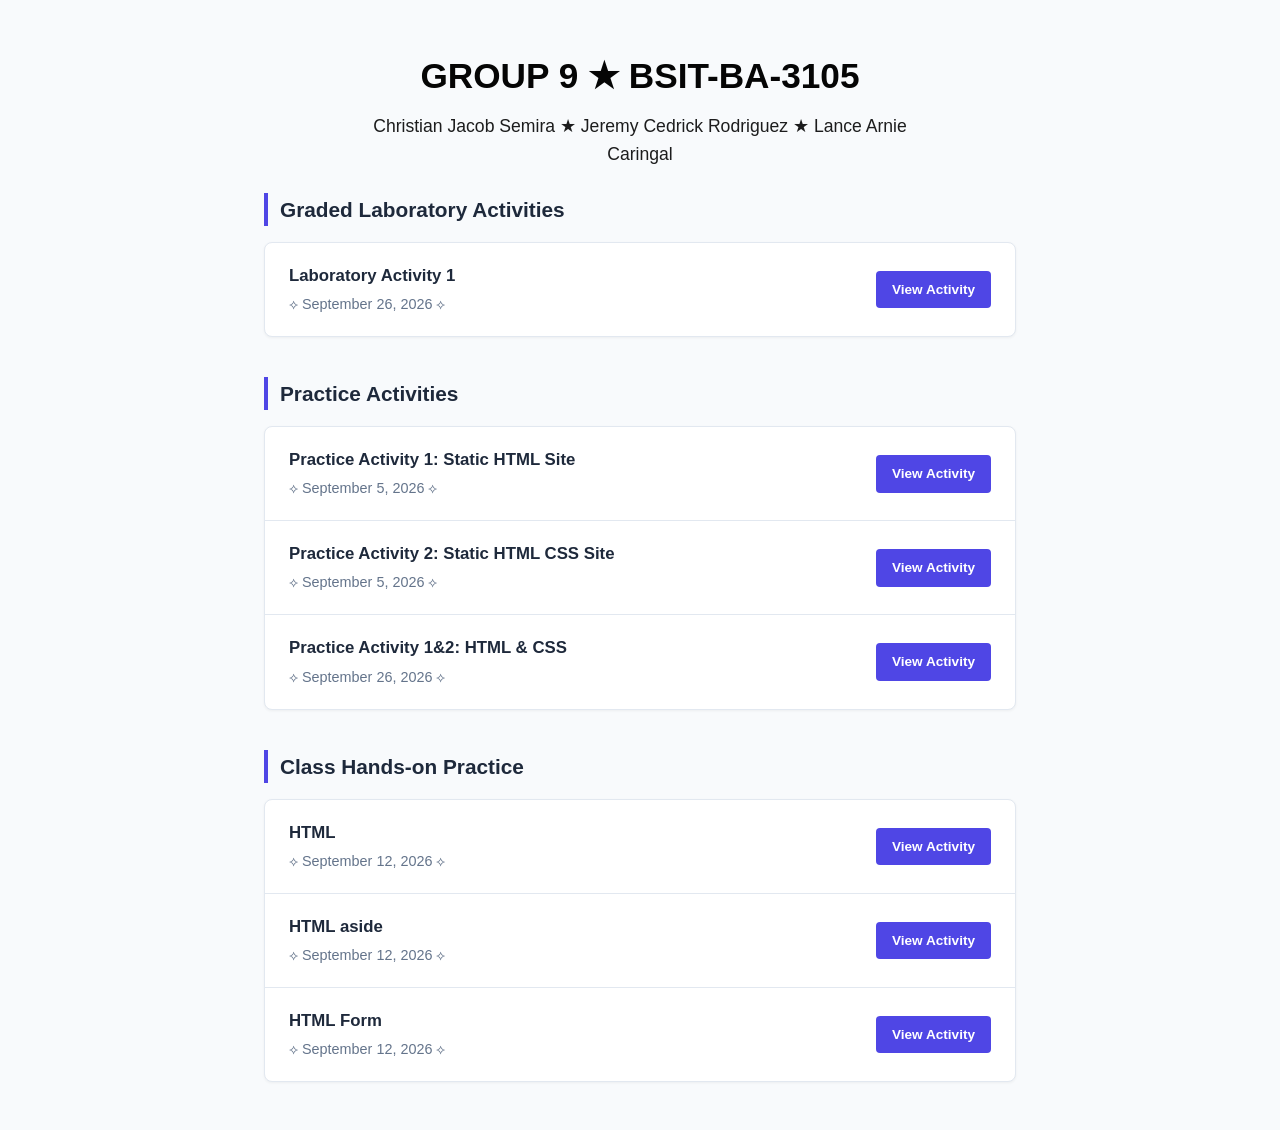
<file: index.html>
<!DOCTYPE html>
<html lang="en">
<head>
    <meta charset="UTF-8">
    <meta name="viewport" content="width=device-width, initial-scale=1.0">
    <title>Class Activity Repository</title>
    <link rel="stylesheet" href="style.css">
</head>
<body>
    <header>
        <h1>GROUP 9 ★ BSIT-BA-3105</h1>
        <p> Christian Jacob Semira ★ Jeremy Cedrick Rodriguez ★ Lance Arnie Caringal</p>
    </header>

    <!-- Main Content Area -->
    <main>
         <h2 class="section-title">Graded Laboratory Activities</h2>
        <ul class="activity-list">
            <li>
                <span class="activity-info">
                    <strong>Laboratory Activity 1</strong>
                    <p> ⟡ September 26, 2026 ⟡</p>
                </span>
                <a href="Lab_1.html" class="btn">View Activity</a>
            </li>
        </ul>
        <!-- Section: Current Module -->
        <h2 class="section-title">Practice Activities </h2>
        <ul class="activity-list">
            <li>
                <span class="activity-info">
                    <strong>Practice Activity 1: Static HTML Site</strong>
                    <p> ⟡ September 5, 2026 ⟡</p>
                </span>
                <a href="index.html" class="btn">View Activity</a>
            </li>
            <li>
                <span class="activity-info">
                    <strong>Practice Activity 2: Static HTML CSS Site</strong>
                    <p>⟡ September 5, 2026 ⟡</p>
                </span>
                <a href="style.css" class="btn">View Activity</a>
            </li>
            <li>
                <span class="activity-info">
                    <strong>Practice Activity 1&2: HTML & CSS</strong>
                    <p>⟡ September 26, 2026 ⟡</p>
                </span>
                <a href="Practice_Activity-HTML_&_CSS-HTML.html" class="btn">View Activity</a>
            </li>
        </ul>
<h2 class="section-title">Class Hands-on Practice</h2>
<ul class="activity-list">
            <li>
                <span class="activity-info">
                    <strong>HTML</strong>
                    <p>⟡ September 12, 2026 ⟡</p>
                </span>
                <a href="html.html" class="btn">View Activity</a>
            </li>
            <li>
                <span class="activity-info">
                    <strong>HTML aside</strong>
                    <p>⟡ September 12, 2026 ⟡</p>
                </span>
                <a href="Practice_1_html_aside.html" class="btn">View Activity</a>
            </li>
            <li>
                <span class="activity-info">
                    <strong>HTML Form</strong>
                    <p>⟡ September 12, 2026 ⟡</p>
                </span>
                <a href="Prac_1_html_forms.html" class="btn">View Activity</a>
            </li>
        </ul>
    </main>

</body>
</html>
</file>
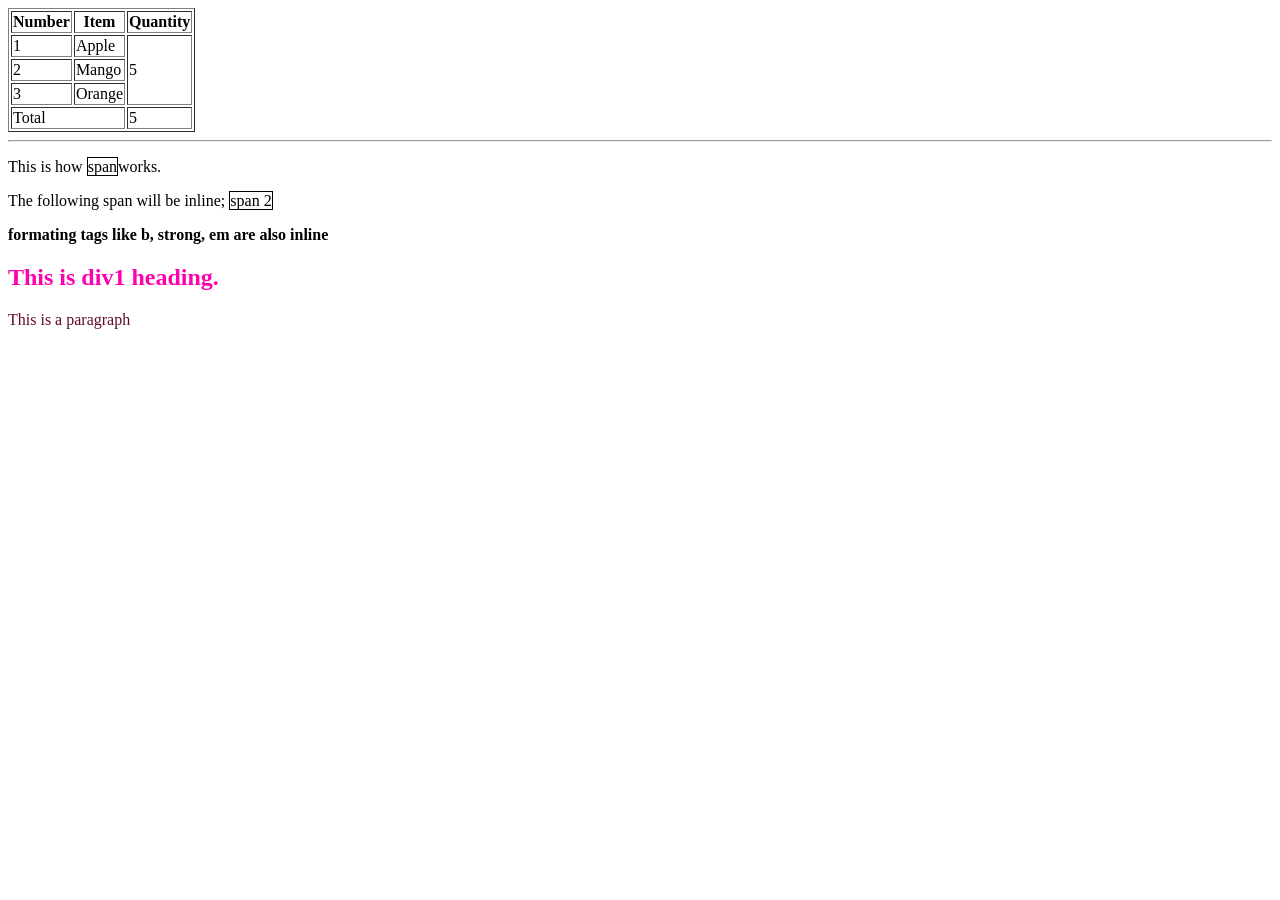
<file: html.html>
<table border ="1">
    <tr>
        <th>Number</th>
        <th>Item</th>
        <th>Quantity</th>
     </tr>
     <td>1</td>
     <td>Apple</td>
     <td rowspan="3"> 5 </td>
     </tr>

     <tr>
         <td>2</td>
         <td>Mango</td>
     <tr>

     <td>3</td>
     <td>Orange</td>
 </tr>

 <tr>
<td colspan="2">Total</td>
<td>5</td>
</tr>



</tr>
</table>

<hr>

    <head>
        <title>
            Example 7 - Inline Elements
        </title>
    </head>
    <body>
     <p>This is how <span style="border:1px solid black">span</span>works.</p>
<p>The following span will be inline; <span style = "border: 1px solid black" > span 2
</span></p>
<p>
    <b>
     formating tags like b, strong, em are also inline
    </b>
</p>

<style>
    h2{
        color: rgb(255,0,174);
    }
    .div1 {
        color: rgb(98, 12, 36)
    }
    .div2 {
        color: rgb(177, 150, 0)
    }
</style>
<head> 
    <body>
        <div class="div1">
            <h2> This is div1 heading.</h1>
            <p>This is a paragraph</p>
        </div>
    </body>
</head>



 </html>
</file>
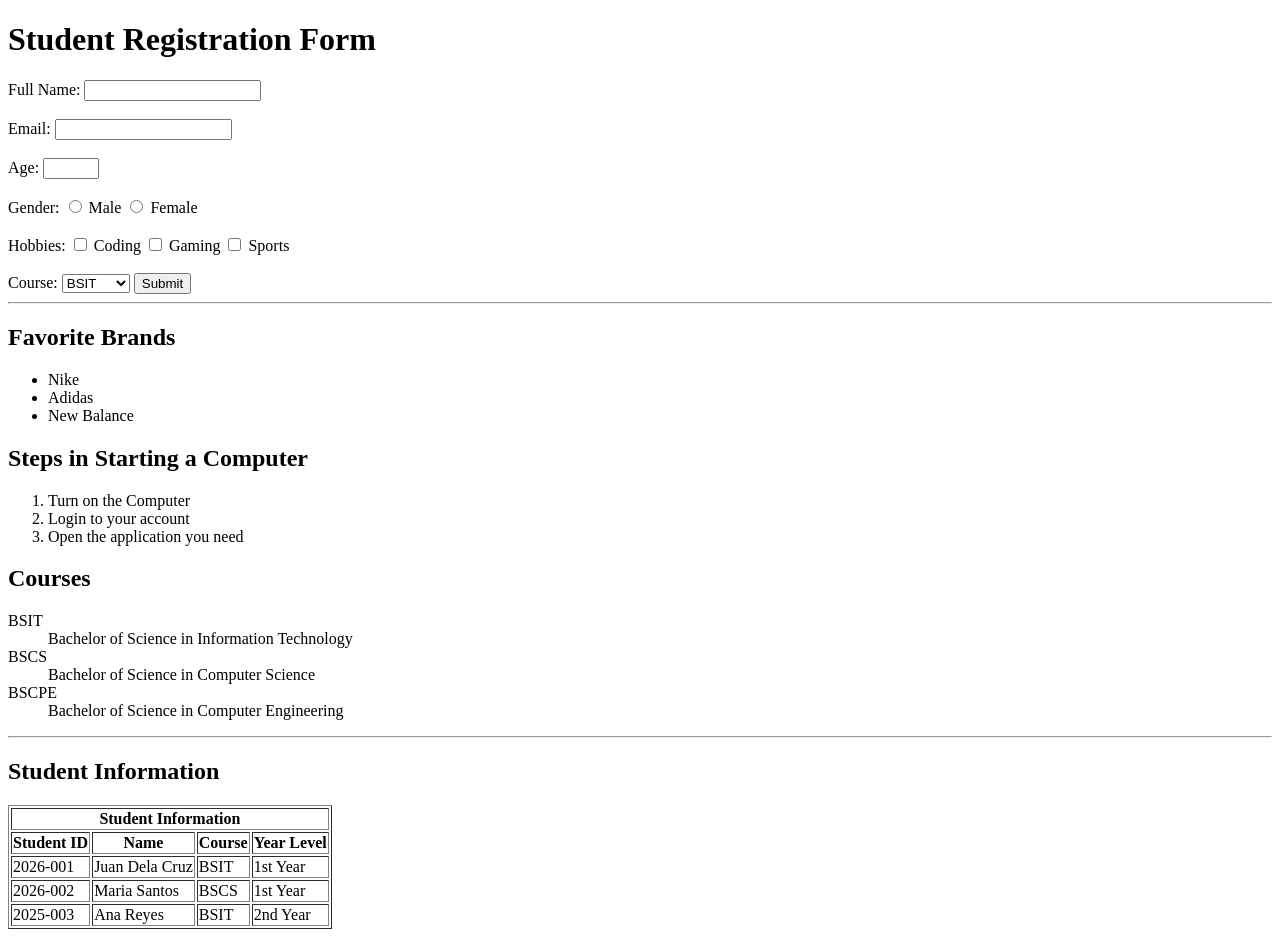
<file: Lab_1.html>
<!DOCTYPE html>
<html lang="en">
<head>

    <title>Student Registration</title>
</head>
<body>

    <h1>Student Registration Form</h1>

    <form>
        <label for="fullname">Full Name:</label>
        <input type="text" id="fullname" name="fullname">
        <br><br>

        <label for="email">Email:</label>
        <input type="email" id="email" name="email">
        <br><br>

        <label for="age">Age:</label>
        <input type="number" id="age" name="age" min="1" max="100">
        <br><br>

        <label>Gender:</label>
        <input type="radio" id="male" name="gender" value="Male">
        <label for="male">Male</label>

        <input type="radio" id="female" name="gender" value="Female">
        <label for="female">Female</label>
        <br><br>

        <label>Hobbies:</label>
        <input type="checkbox" id="coding" name="hobbies" value="Coding">
        <label for="coding">Coding</label>

        <input type="checkbox" id="gaming" name="hobbies" value="Gaming">
        <label for="gaming">Gaming</label>

        <input type="checkbox" id="sports" name="hobbies" value="Sports">
        <label for="sports">Sports</label>
        <br><br>

        <label for="course">Course:</label>
        <select id="course" name="course">
            <option value="BSIT">BSIT</option>
            <option value="BSCS">BSCS</option>
            <option value="BSCPE">BSCPE</option>
        </select>

        <input type="submit" value="Submit">
    </form>

    <hr>

    <h2>Favorite Brands</h2>
    <ul>
        <li>Nike</li>
        <li>Adidas</li>
        <li>New Balance</li>
    </ul>

    <h2>Steps in Starting a Computer</h2>
    <ol>
        <li>Turn on the Computer</li>
        <li>Login to your account</li>
        <li>Open the application you need</li>
    </ol>

    <h2>Courses</h2>
    <dl>
        <dt>BSIT</dt>
        <dd>Bachelor of Science in Information Technology</dd>

        <dt>BSCS</dt>
        <dd>Bachelor of Science in Computer Science</dd>

        <dt>BSCPE</dt>
        <dd>Bachelor of Science in Computer Engineering</dd>
    </dl>

    <hr>

    <h2>Student Information</h2>
    <table border = "1">
        <tr>
            <th colspan="4">Student Information</th>
        </tr>
        <tr>
            <th>Student ID</th>
            <th>Name</th>
            <th>Course</th>
            <th>Year Level</th>
        </tr>
        <tr>
            <td>2026-001</td>
            <td>Juan Dela Cruz</td>
            <td>BSIT</td>
            <td>1st Year</td>
        </tr>
        <tr>
            <td>2026-002</td>
            <td>Maria Santos</td>
            <td>BSCS</td>
            <td>1st Year</td>
        </tr>
        <tr>
            <td>2025-003</td>
            <td>Ana Reyes</td>
            <td>BSIT</td>
            <td>2nd Year</td>
        </tr>
    </table>

</body>
</html>
</file>
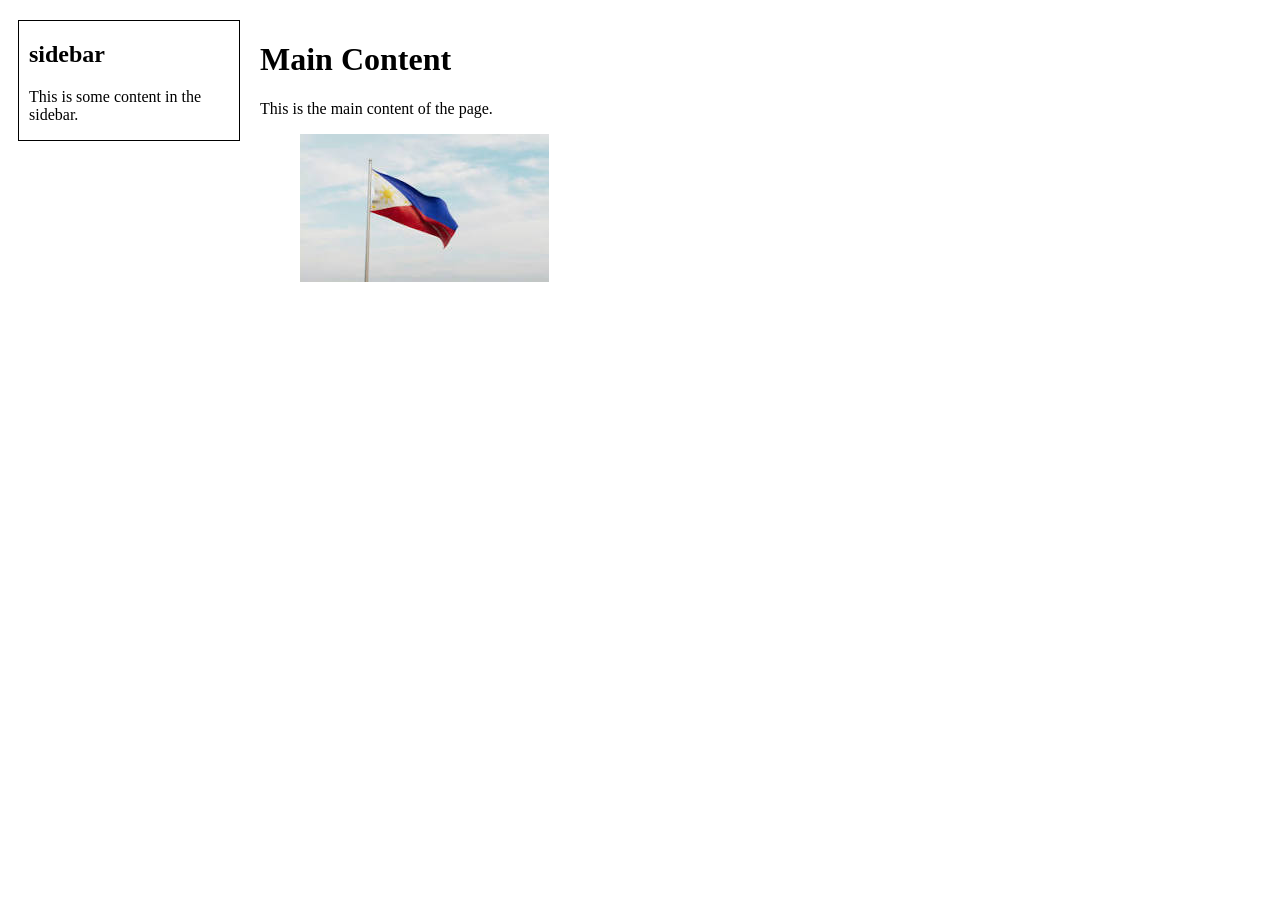
<file: Practice_1_html_aside.html>
<!DOCTYPE html>
<html lang="en">
<head>
    <meta charset="UTF-8">
    <title>Page Title</title>
    <style>
        main {
            padding: 10px;
            margin: 10px;
            overflow: hidden;
        }
        aside {
            width: 200px;
            border: 1px solid black;
            padding-inline: 10px;
            margin: 10px;
            float: left;
        }
    </style>
</head>
<body>
    <aside>
        <h2>sidebar</h2>
        <p>This is some content in the sidebar.</p>
    </aside>

    <main>
        <h1>Main Content</h1>
        <p>This is the main content of the page.</p>

        <figure>
           <img src="ph_flag.jpg" alt="Trulli">
        </figure>
    </main>
</body>
</html>
</file>
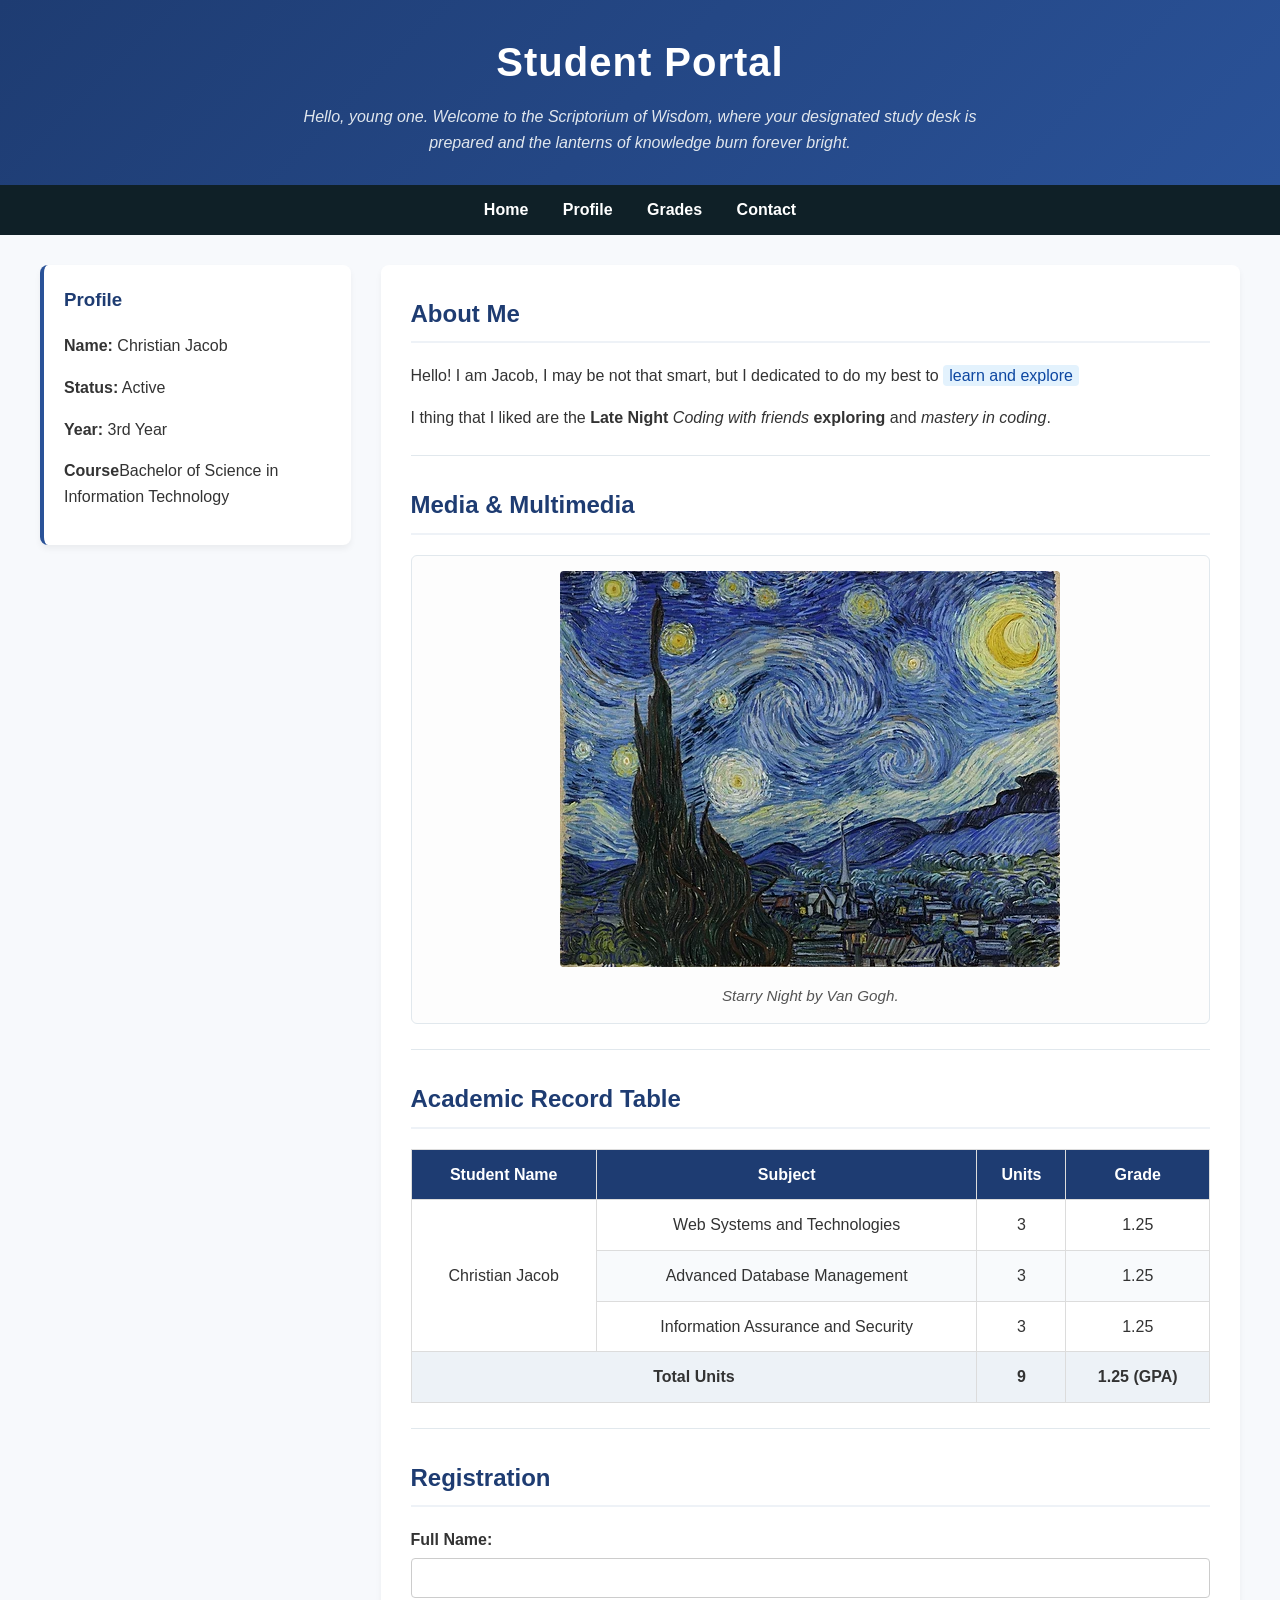
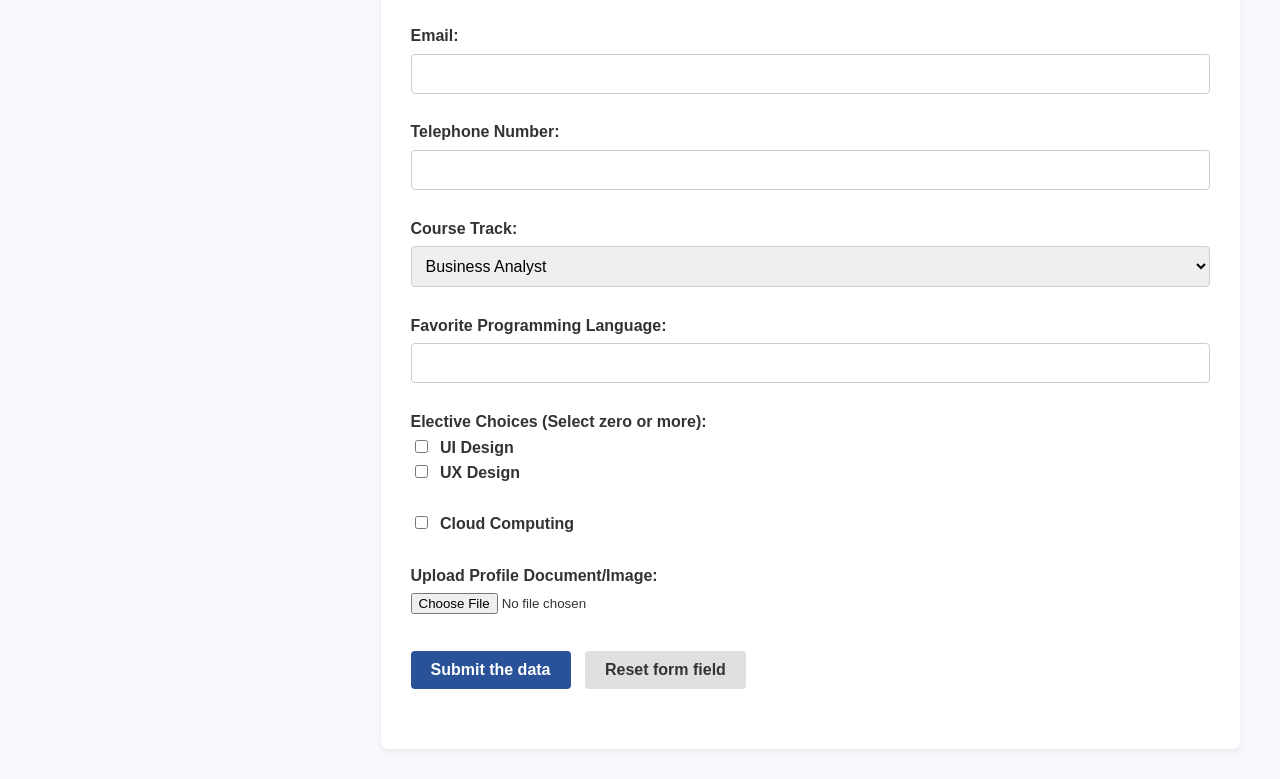
<file: Practice_Activity-HTML_&_CSS-HTML.html>
<!DOCTYPE html>
<html lang="en">
<head>
    <meta charset="UTF-8">
    <meta name="viewport" content="width=device-width, initial-scale=1.0">
    <title>Student Profile Portal</title>
    <link rel="stylesheet" href="csscss.css">
</head>
<body>

    <header>
        <h1>Student Portal</h1>
        <p>Hello, young one. Welcome to the Scriptorium of Wisdom, where your designated study desk is prepared and the lanterns of knowledge burn forever bright.</p>
    </header>

    <nav>
        <a href="#home">Home</a>
        <a href="#profile">Profile</a>
        <a href="#grades">Grades</a>
        <a href="#contact">Contact</a>
    </nav>

    <div class="container">
        <aside>
            <h3>Profile</h3>
            <p><strong>Name:</strong> Christian Jacob</p>
            <p><strong>Status:</strong> Active</p>
            <p><strong>Year:</strong> 3rd Year</p>
            <p><strong>Course</strong>Bachelor of Science in Information Technology</p>
        </aside>

        <main>
            <section id="about">
                <h2>About Me</h2>
                <p>Hello! I am Jacob, I may be not that smart, but I dedicated to do my best to
                    <span class="highlight-span">learn and explore</span>
                </p>
                <p>I thing that I liked are the <b>Late Night</b> <i>Coding with friends</i> <strong>exploring</strong> and <em>mastery in coding</em>.</p>
                <hr>
            </section>

            <section id="media">
                <h2>Media & Multimedia</h2>
                <figure>
                    <img src="Van_Gogh_-_Starry_Night_-_Google_Art_Project.jpg.webp">
                    <figcaption>Starry Night by Van Gogh.</figcaption>
                </figure>
                <hr>
            </section>

            <section id="grades">
                <h2>Academic Record Table</h2>
                <table border="1">
                    <thead>
                        <tr>
                            <th>Student Name</th>
                            <th>Subject</th>
                            <th>Units</th>
                            <th>Grade</th>
                        </tr>
                    </thead>
                    <tbody>
                        <tr>
                            <td rowspan="3">Christian Jacob</td>
                            <td>Web Systems and Technologies</td>
                            <td>3</td>
                            <td>1.25</td>
                        </tr>
                        <tr>
                            <td>Advanced Database Management</td>
                            <td>3</td>
                            <td>1.25</td>
                        </tr>
                        <tr>
                            <td>Information Assurance and Security</td>
                            <td>3</td>
                            <td>1.25</td>
                        </tr>
                    </tbody>
                    <tfoot>
                        <tr>
                            <td colspan="2">Total Units</td>
                            <td>9</td>
                            <td>1.25 (GPA)</td>
                        </tr>
                    </tfoot>
                </table>
                <hr>
            </section>

            <section id="contact">
                <h2>Registration</h2>
                <form action="registration" method="POST">
                    
                    <label for="fullname">Full Name:</label><br>
                    <input type="text" id="fullname" name="fullname" required><br><br>

                    <label for="email">Email:</label><br>
                    <input type="email" id="email" name="email" required><br><br>

                    <label for="phone">Telephone Number:</label><br>
                    <input type="tel" id="phone" name="phone" pattern="[0-9]{3}-[0-9]{3}-[0-9]{4}" required><br><br>

                    <label for="track">Course Track:</label><br>
                    <select id="track" name="track">
                        <optgroup label="Information Technology">
                            <option value="Busi_Anlyt">Business Analyst</option>
                            <option value="web_dev">Web Development</option>
                        </optgroup>
                        <optgroup label="Computer Science">
                            <option value="ai">Artificial Intelligence</option>
                            <option value="data_sci">Data Science</option>
                        </optgroup>
                    </select><br><br>

                    <label for="prog_lang">Favorite Programming Language:</label><br>
                    <input list="languages" id="prog_lang" name="prog_lang">
                    <datalist id="languages">
                        <option value="Python">
                        <option value="JavaScript">
                        <option value="C++">
                        <option value="Java">
                        <option value="PHP">
                    </datalist><br><br>

                    <label>Elective Choices (Select zero or more):</label><br>
                    <input type="checkbox" id="elect1" name="electives" value="UI">
                    <label for="elect1"> UI Design</label><br>
                    <input type="checkbox" id="elect2" name="electives" value="UX">
                    <label for="elect2"> UX Design</label><br><br>
                    <input type="checkbox" id="elect3" name="electives" value="Cloud">
                    <label for="elect3"> Cloud Computing</label><br><br>

                    <label for="profile_pic">Upload Profile Document/Image:</label><br>
                    <input type="file" id="profile_pic" name="profile_pic"><br><br>

                    <button type="submit">Submit the data</button>
                    <button type="reset">Reset form field</button>

                </form>
            </section>
        </main>
    </div>

</body>
</html>
</file>
<file: style.css>
:root {
    --primary: #4f46e5;
    --primary-dark: #4338ca;
    --bg-color: #f8fafc;
    --card-bg: #ffffff;
    --text-main: #1e293b;
    --text-muted: #64748b;
    --border-color: #e2e8f0;
}

* {
    margin: 0;
    padding: 0;
    box-sizing: border-box;
    font-family: 'Segoe UI', Tahoma, Geneva, Verdana, sans-serif;
}

body {
    background-color: var(--bg-color);
    color: var(--text-main);
    line-height: 1.6;
}

header {
    color: rgb(5, 5, 5);
    padding: 3rem 2rem;
    text-align: center;
}

header h1 {
    font-size: 2.2rem;
    margin-bottom: 0.5rem;
}

header p {
    font-size: 1.1rem;
    opacity: 0.9;
    max-width: 600px;
    margin: 0 auto;
}

main {
    max-width: 800px;
    margin: -1.5rem auto 3rem auto;
    padding: 0 1.5rem;
}

.section-title {
    font-size: 1.3rem;
    margin-bottom: 1rem;
    color: var(--text-main);
    border-left: 4px solid var(--primary);
    padding-left: 0.75rem;
}

.activity-list {
    list-style: none;
    background: var(--card-bg);
    border: 1px solid var(--border-color);
    border-radius: 8px;
    box-shadow: 0 1px 3px 0 rgba(0, 0, 0, 0.05);
    margin-bottom: 2.5rem;
    overflow: hidden;
}

.activity-list li {
    display: flex;
    justify-content: space-between;
    align-items: center;
    padding: 1.25rem 1.5rem;
    border-bottom: 1px solid var(--border-color);
    gap: 1rem;
}

.activity-list li:last-child {
    border-bottom: none;
}

.activity-info strong {
    display: block;
    font-size: 1.05rem;
    color: var(--text-main);
    margin-bottom: 0.2rem;
}

.activity-info p {
    color: var(--text-muted);
    font-size: 0.9rem;
}

.btn {
    display: inline-block;
    background-color: var(--primary);
    color: white;
    padding: 0.5rem 1rem;
    border-radius: 4px;
    text-decoration: none;
    font-size: 0.85rem;
    font-weight: 600;
    white-space: nowrap;
    transition: background-color 0.2s;
}

.btn:hover {
    background-color: var(--primary-dark);
}

.btn.secondary {
    background-color: #e2e8f0;
    color: var(--text-main);
}

.btn.secondary:hover {
    background-color: #cbd5e1;
}

footer {
    text-align: center;
    padding: 2rem;
    color: var(--text-muted);
    font-size: 0.85rem;
    border-top: 1px solid var(--border-color);
    background: white;
}
</file>
<file: csscss.css>
body {
    font-family: 'Segoe UI', Tahoma, Geneva, Verdana, sans-serif;
    margin: 0;
    padding: 0;
    background-color: #f7f9fc;
    color: #333;
    line-height: 1.6;
}

header {
    background: linear-gradient(135deg, #1e3c72, #2a5298);
    color: #ffffff;
    padding: 30px 20px;
    text-align: center;
}

header h1 {
    margin: 0 0 10px 0;
    font-size: 2.5rem;
    letter-spacing: 1px;
}

header p {
    margin: 0;
    font-style: italic;
    color: #e0e6ed;
    max-width: 700px;
    margin-left: auto;
    margin-right: auto;
}

nav {
    background-color: #0f2027;
    padding: 12px;
    text-align: center;
}

nav a {
    color: #ffffff;
    text-decoration: none;
    margin: 0 15px;
    font-weight: 600;
    transition: color 0.2s ease;
}

nav a:hover {
    color: #4facfe;
    text-decoration: underline;
}

.container {
    display: flex;
    max-width: 1200px;
    margin: 30px auto;
    gap: 30px;
    padding: 0 20px;
}

aside {
    flex: 1;
    background: #ffffff;
    padding: 20px;
    border-radius: 8px;
    box-shadow: 0 4px 6px rgba(0, 0, 0, 0.05);
    height: fit-content;
    border-left: 4px solid #2a5298;
}

aside h3 {
    margin-top: 0;
    color: #1e3c72;
}

main {
    flex: 3;
    background: #ffffff;
    padding: 30px;
    border-radius: 8px;
    box-shadow: 0 4px 6px rgba(0, 0, 0, 0.05);
}

section {
    margin-bottom: 30px;
}

h2 {
    color: #1e3c72;
    border-bottom: 2px solid #eef2f7;
    padding-bottom: 8px;
    margin-top: 0;
}

.highlight-span {
    background-color: #e3f2fd;
    color: #0d47a1;
    padding: 2px 6px;
    border-radius: 4px;
    font-weight: 500;
}

figure {
    margin: 0;
    text-align: center;
    background: #fdfdfd;
    padding: 15px;
    border: 1px solid #e1e8ed;
    border-radius: 6px;
}

figure img {
    max-width: 100%;
    height: auto;
    border-radius: 4px;
    max-height: 400px;
}

figcaption {
    margin-top: 10px;
    font-style: italic;
    color: #555;
    font-size: 0.95rem;
}

table {
    width: 100%;
    border-collapse: collapse;
    margin-top: 15px;
}

th, td {
    border: 1px solid #dcdcdc;
    padding: 12px;
    text-align: center;
}

th {
    background-color: #1e3c72;
    color: white;
    font-weight: 600;
}

tbody tr:nth-child(even) {
    background-color: #f8fafc;
}

tfoot {
    font-weight: bold;
    background-color: #edf2f7;
}

form {
    margin-top: 15px;
}

label {
    font-weight: 600;
    color: #333;
}

input[type="text"],
input[type="email"],
input[type="tel"],
select,
input[list] {
    width: 100%;
    padding: 10px;
    margin-top: 5px;
    border: 1px solid #ccc;
    border-radius: 4px;
    box-sizing: border-box;
    font-size: 1rem;
}

input[type="checkbox"] {
    margin-right: 8px;
}

input[type="file"] {
    margin-top: 5px;
}

button {
    padding: 10px 20px;
    border: none;
    border-radius: 4px;
    font-size: 1rem;
    font-weight: 600;
    cursor: pointer;
    margin-right: 10px;
    margin-top: 10px;
    transition: background-color 0.2s;
}

button[type="submit"] {
    background-color: #2a5298;
    color: white;
}

button[type="submit"]:hover {
    background-color: #1e3c72;
}

button[type="reset"] {
    background-color: #e0e0e0;
    color: #333;
}

button[type="reset"]:hover {
    background-color: #d0d0d0;
}

hr {
    border: 0;
    height: 1px;
    background: #e1e8ed;
    margin: 25px 0;
}
</file>
